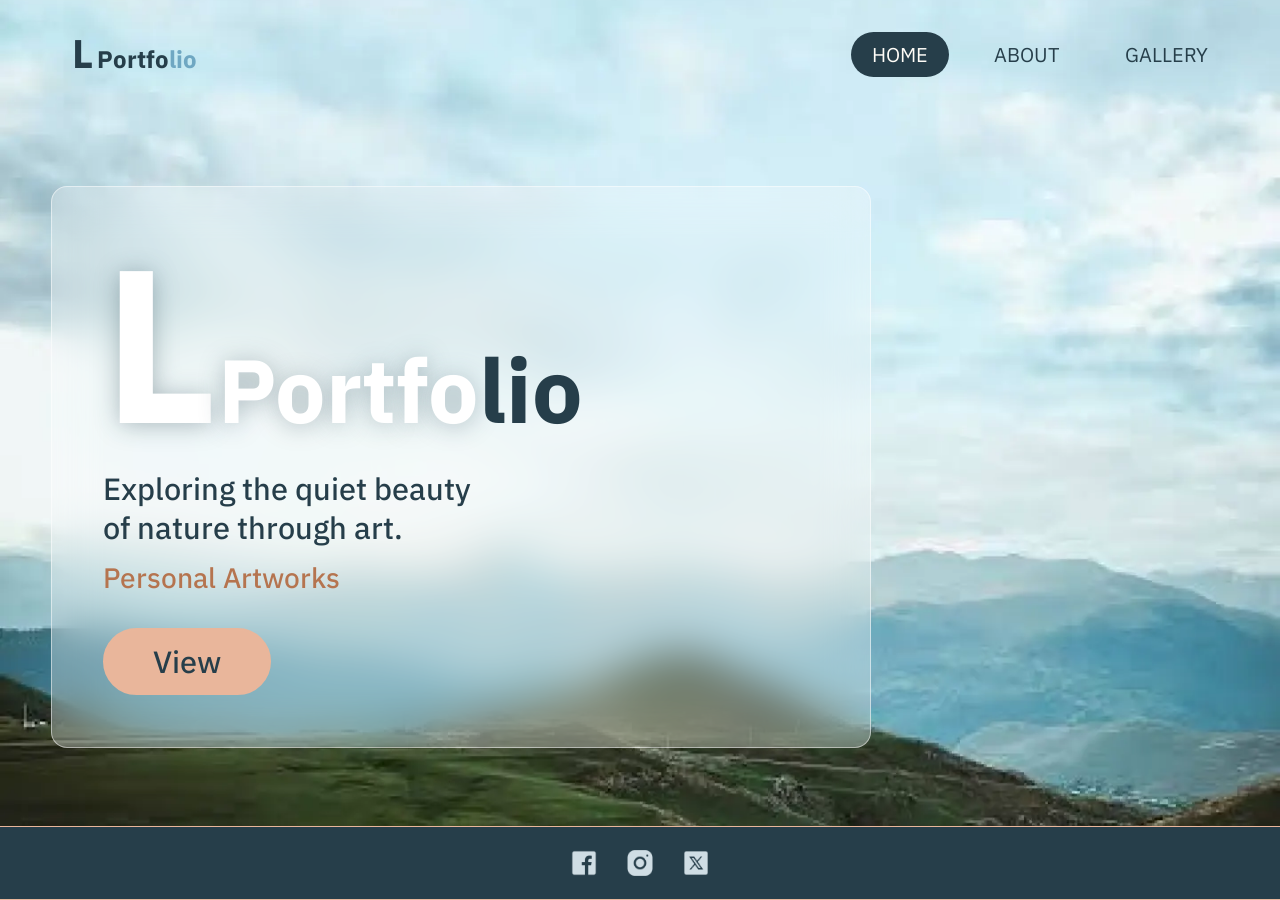
<file: index.html>
<!DOCTYPE html>
<html lang="th">
<head>
<meta charset="UTF-8">
<meta name="viewport" content="width=device-width, initial-scale=1">
<title>L Portfolio — Personal Artworks</title>
<meta name="description" content="Personal artworks portfolio of Aronwin Kunaponthewin (L) — painting student, Chiang Mai University.">
<link rel="icon" href="data:image/svg+xml,%3Csvg xmlns='http://www.w3.org/2000/svg' viewBox='0 0 64 64'%3E%3Crect width='64' height='64' rx='12' fill='%23263e4a'/%3E%3Ctext x='32' y='47' font-size='42' font-weight='700' text-anchor='middle' fill='%23fff' font-family='sans-serif'%3EL%3C/text%3E%3C/svg%3E">
<link rel="preconnect" href="https://fonts.googleapis.com">
<link rel="preconnect" href="https://fonts.gstatic.com" crossorigin>
<link href="https://fonts.googleapis.com/css2?family=Anuphan:wght@400;500;700&display=swap" rel="stylesheet">
<link rel="stylesheet" href="styles.css">
</head>
<body>
<div class="page home">
<header class="nav">
  <a class="logo" href="/" aria-label="L Portfolio"><b>L</b><span>Portfo<em>lio</em></span></a>
  <nav><ul>
    <li><a href="/" aria-current="page">HOME</a></li>
    <li><a href="/about">ABOUT</a></li>
    <li><a href="/gallery">GALLERY</a></li>
  </ul></nav>
</header>
<main class="hero">
  <div class="glass">
    <h1 aria-label="Portfolio"><span class="big">L</span><span class="word">Portfo<i>lio</i></span></h1>
    <p class="tag">Exploring the quiet beauty<br>of nature through art.</p>
    <p class="sub">Personal Artworks</p>
    <a class="btn" href="/gallery">View</a>
  </div>
</main>
</div>
<footer class="footer">
  <a href="#" aria-label="Facebook"><img src="images/facebook.png" alt="Facebook" width="32" height="32"></a>
  <a href="#" aria-label="Instagram"><img src="images/instagram.png" alt="Instagram" width="32" height="32"></a>
  <a href="#" aria-label="X"><img src="images/x.png" alt="X" width="32" height="32"></a>
</footer>
</body></html>
</file>
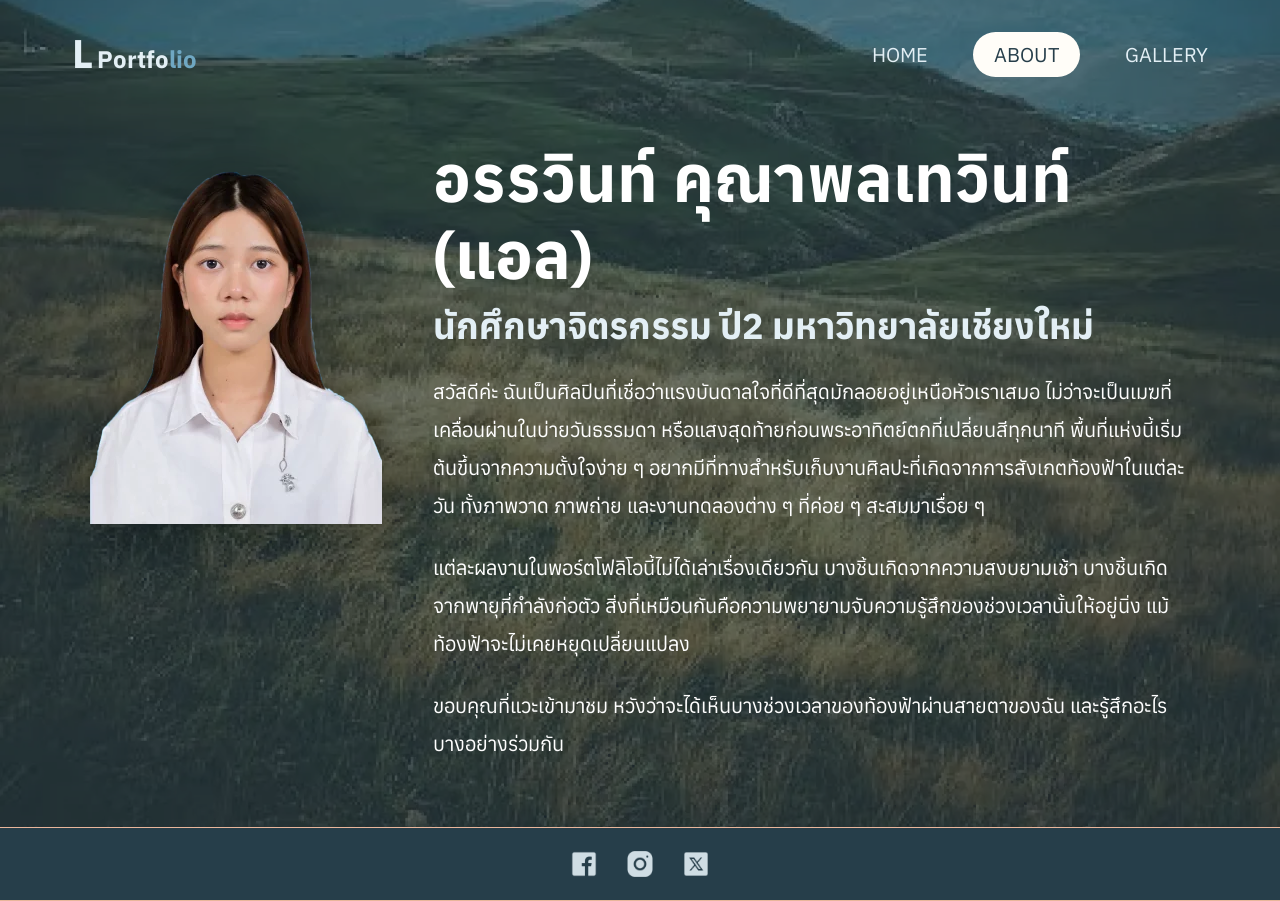
<file: about.html>
<!DOCTYPE html>
<html lang="th">
<head>
<meta charset="UTF-8">
<meta name="viewport" content="width=device-width, initial-scale=1">
<title>About — L Portfolio</title>
<meta name="description" content="Personal artworks portfolio of Aronwin Kunaponthewin (L) — painting student, Chiang Mai University.">
<link rel="icon" href="data:image/svg+xml,%3Csvg xmlns='http://www.w3.org/2000/svg' viewBox='0 0 64 64'%3E%3Crect width='64' height='64' rx='12' fill='%23263e4a'/%3E%3Ctext x='32' y='47' font-size='42' font-weight='700' text-anchor='middle' fill='%23fff' font-family='sans-serif'%3EL%3C/text%3E%3C/svg%3E">
<link rel="preconnect" href="https://fonts.googleapis.com">
<link rel="preconnect" href="https://fonts.gstatic.com" crossorigin>
<link href="https://fonts.googleapis.com/css2?family=Anuphan:wght@400;500;700&display=swap" rel="stylesheet">
<link rel="stylesheet" href="styles.css">
</head>
<body>
<div class="page dark">
<header class="nav">
  <a class="logo" href="/" aria-label="L Portfolio"><b>L</b><span>Portfo<em>lio</em></span></a>
  <nav><ul>
    <li><a href="/">HOME</a></li>
    <li><a href="/about" aria-current="page">ABOUT</a></li>
    <li><a href="/gallery">GALLERY</a></li>
  </ul></nav>
</header>
<main class="about">
  <div class="about-inner">
    <img src="images/portrait.webp" alt="ภาพถ่ายของอรรวินท์ (แอล)" width="292" height="384">
    <div class="about-text">
      <h1>อรรวินท์ คุณาพลเทวินท์ (แอล)</h1>
      <h2>นักศึกษาจิตรกรรม ปี2 มหาวิทยาลัยเชียงใหม่</h2>
      <p>สวัสดีค่ะ ฉันเป็นศิลปินที่เชื่อว่าแรงบันดาลใจที่ดีที่สุดมักลอยอยู่เหนือหัวเราเสมอ ไม่ว่าจะเป็นเมฆที่เคลื่อนผ่านในบ่ายวันธรรมดา หรือแสงสุดท้ายก่อนพระอาทิตย์ตกที่เปลี่ยนสีทุกนาที พื้นที่แห่งนี้เริ่มต้นขึ้นจากความตั้งใจง่าย ๆ อยากมีที่ทางสำหรับเก็บงานศิลปะที่เกิดจากการสังเกตท้องฟ้าในแต่ละวัน ทั้งภาพวาด ภาพถ่าย และงานทดลองต่าง ๆ ที่ค่อย ๆ สะสมมาเรื่อย ๆ</p>
      <p>แต่ละผลงานในพอร์ตโฟลิโอนี้ไม่ได้เล่าเรื่องเดียวกัน บางชิ้นเกิดจากความสงบยามเช้า บางชิ้นเกิดจากพายุที่กำลังก่อตัว สิ่งที่เหมือนกันคือความพยายามจับความรู้สึกของช่วงเวลานั้นให้อยู่นิ่ง แม้ท้องฟ้าจะไม่เคยหยุดเปลี่ยนแปลง</p>
      <p>ขอบคุณที่แวะเข้ามาชม หวังว่าจะได้เห็นบางช่วงเวลาของท้องฟ้าผ่านสายตาของฉัน และรู้สึกอะไรบางอย่างร่วมกัน</p>
    </div>
  </div>
</main>
</div>
<footer class="footer">
  <a href="#" aria-label="Facebook"><img src="images/facebook.png" alt="Facebook" width="32" height="32"></a>
  <a href="#" aria-label="Instagram"><img src="images/instagram.png" alt="Instagram" width="32" height="32"></a>
  <a href="#" aria-label="X"><img src="images/x.png" alt="X" width="32" height="32"></a>
</footer>
</body></html>
</file>
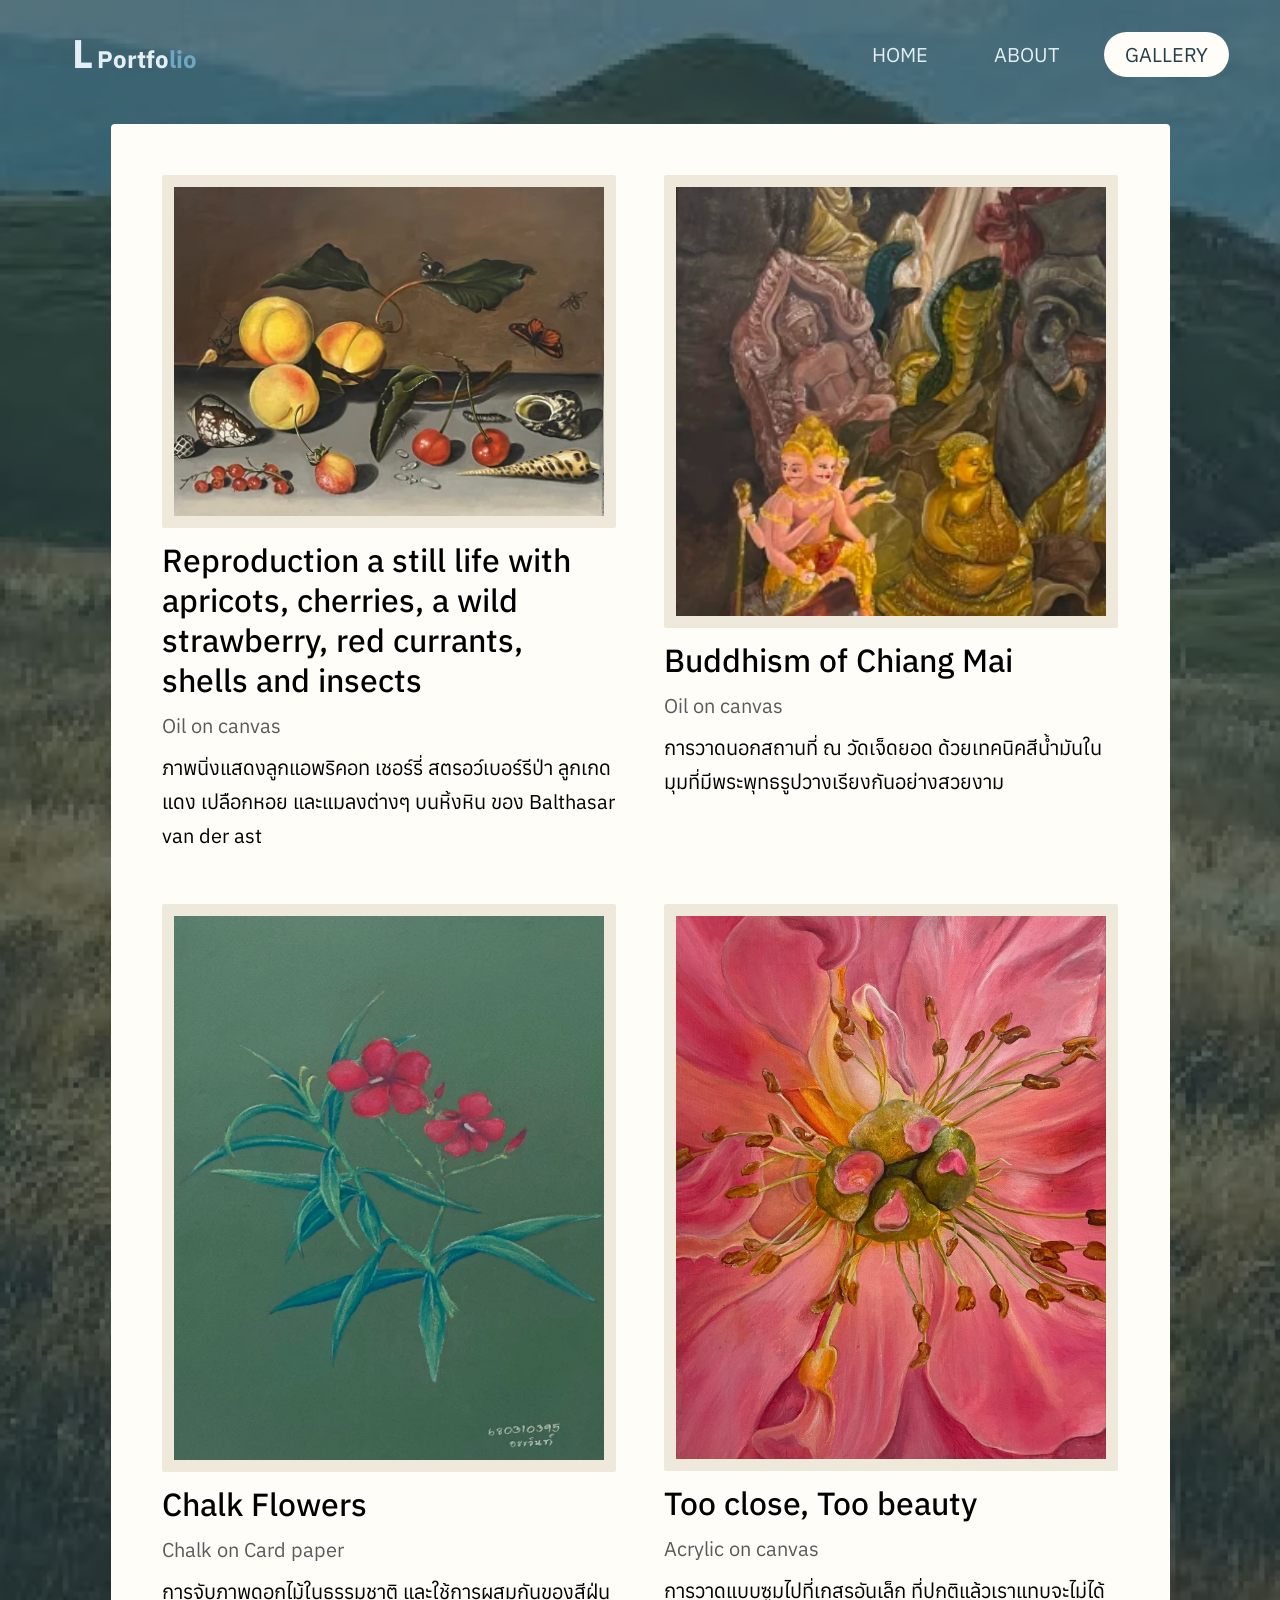
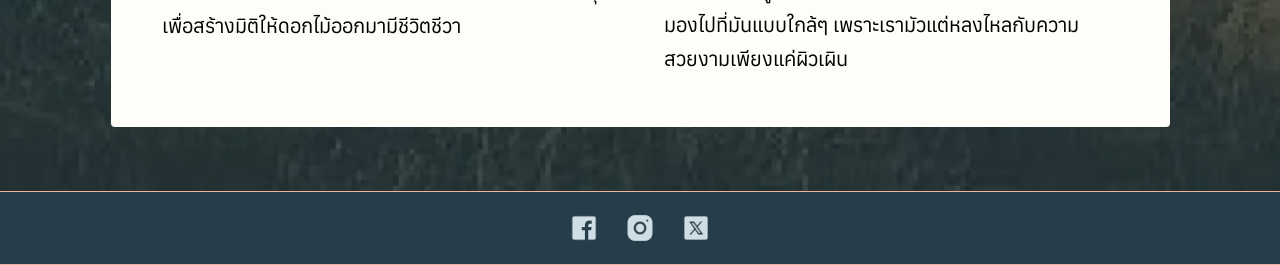
<file: gallery.html>
<!DOCTYPE html>
<html lang="th">
<head>
<meta charset="UTF-8">
<meta name="viewport" content="width=device-width, initial-scale=1">
<title>Gallery — L Portfolio</title>
<meta name="description" content="Personal artworks portfolio of Aronwin Kunaponthewin (L) — painting student, Chiang Mai University.">
<link rel="icon" href="data:image/svg+xml,%3Csvg xmlns='http://www.w3.org/2000/svg' viewBox='0 0 64 64'%3E%3Crect width='64' height='64' rx='12' fill='%23263e4a'/%3E%3Ctext x='32' y='47' font-size='42' font-weight='700' text-anchor='middle' fill='%23fff' font-family='sans-serif'%3EL%3C/text%3E%3C/svg%3E">
<link rel="preconnect" href="https://fonts.googleapis.com">
<link rel="preconnect" href="https://fonts.gstatic.com" crossorigin>
<link href="https://fonts.googleapis.com/css2?family=Anuphan:wght@400;500;700&display=swap" rel="stylesheet">
<link rel="stylesheet" href="styles.css">
</head>
<body>
<div class="page dark">
<header class="nav">
  <a class="logo" href="/" aria-label="L Portfolio"><b>L</b><span>Portfo<em>lio</em></span></a>
  <nav><ul>
    <li><a href="/">HOME</a></li>
    <li><a href="/about">ABOUT</a></li>
    <li><a href="/gallery" aria-current="page">GALLERY</a></li>
  </ul></nav>
</header>
<main class="gallery-wrap">
  <div class="sheet">
    <article class="work">
      <div class="ph"><img src="images/still-life.webp" alt="Reproduction of a still life with apricots, cherries, a wild strawberry, red currants, shells and insects" width="437" height="334"></div>
      <h2>Reproduction a still life with apricots, cherries, a wild strawberry, red currants, shells and insects</h2>
      <p class="medium">Oil on canvas</p>
      <p class="desc">ภาพนิ่งแสดงลูกแอพริคอท เชอร์รี่ สตรอว์เบอร์รีป่า ลูกเกดแดง เปลือกหอย และแมลงต่างๆ บนหิ้งหิน ของ Balthasar van der ast</p>
    </article>
    <article class="work">
      <div class="ph"><img src="images/buddhism-chiang-mai.webp" alt="Painting of Buddha statues arranged at Wat Chet Yot, Chiang Mai" width="266" height="265"></div>
      <h2>Buddhism of Chiang Mai</h2>
      <p class="medium">Oil on canvas</p>
      <p class="desc">การวาดนอกสถานที่ ณ วัดเจ็ดยอด ด้วยเทคนิคสีน้ำมันในมุมที่มีพระพุทธรูปวางเรียงกันอย่างสวยงาม</p>
    </article>
    <article class="work">
      <div class="ph"><img src="images/chalk-flowers.webp" alt="Chalk Flowers — red flowers and green leaves drawn in chalk on dark green card paper" width="544" height="687" loading="lazy"></div>
      <h2>Chalk Flowers</h2>
      <p class="medium">Chalk on Card paper</p>
      <p class="desc">การจับภาพดอกไม้ในธรรมชาติ และใช้การผสมกันของสีฝุ่นเพื่อสร้างมิติให้ดอกไม้ออกมามีชีวิตชีวา</p>
    </article>
    <article class="work">
      <div class="ph"><img src="images/too-close.webp" alt="Too close, Too beauty — close-up of a pink flower center with stamens, acrylic on canvas" width="626" height="790" loading="lazy"></div>
      <h2>Too close, Too beauty</h2>
      <p class="medium">Acrylic on canvas</p>
      <p class="desc">การวาดแบบซูมไปที่เกสรอันเล็ก ที่ปกติแล้วเราแทบจะไม่ได้มองไปที่มันแบบใกล้ๆ เพราะเรามัวแต่หลงไหลกับความสวยงามเพียงแค่ผิวเผิน</p>
    </article>
  </div>
</main>
</div>
<footer class="footer">
  <a href="#" aria-label="Facebook"><img src="images/facebook.png" alt="Facebook" width="32" height="32"></a>
  <a href="#" aria-label="Instagram"><img src="images/instagram.png" alt="Instagram" width="32" height="32"></a>
  <a href="#" aria-label="X"><img src="images/x.png" alt="X" width="32" height="32"></a>
</footer>
</body></html>
</file>
<file: styles.css>
:root{
  --navy:#263e4a; --cream:#fffdf8; --peach:#e9b69b; --pale:#e3eff5; --teal:#6fa7c2;
  --font:'Anuphan',system-ui,-apple-system,'Segoe UI',sans-serif;
}
*{margin:0;padding:0;box-sizing:border-box}
html{scroll-behavior:smooth}
body{font-family:var(--font);color:var(--navy);background:var(--navy);min-height:100vh;display:flex;flex-direction:column;overflow-x:hidden}
img{max-width:100%;height:auto;display:block}
a{color:inherit;text-decoration:none}

/* ---------- page backdrop ---------- */
.page{position:relative;flex:1;display:flex;flex-direction:column;isolation:isolate}
.page::before{content:"";position:absolute;inset:0;z-index:-2;background:var(--bg) center/cover no-repeat}
.page.dark::after{content:"";position:absolute;inset:0;z-index:-1;background:rgba(38,62,74,.6)}
.page.home{--bg:url(images/bg-home.webp)}
.page.dark{--bg:url(images/bg-dark.webp)}

/* ---------- nav ---------- */
.nav{display:flex;align-items:center;justify-content:space-between;gap:16px;flex-wrap:wrap;padding:24px clamp(16px,4vw,64px)}
.logo{display:flex;align-items:baseline;font-weight:700;color:#fff}
.logo b{font-size:40px;line-height:1;margin-right:4px}
.logo span{font-size:24px}
.logo em{font-style:normal;color:var(--teal)}
.nav ul{display:flex;gap:clamp(8px,2vw,24px);list-style:none}
.nav a{display:block;padding:8px 20px;font-size:20px;color:var(--pale);border:1px solid transparent;border-radius:999px;transition:.2s}
.nav a:hover{border-color:var(--pale)}
.nav a[aria-current="page"]{background:var(--cream);color:var(--navy)}
.home .nav a{color:var(--navy)}
.home .nav a:hover{border-color:var(--navy)}
.home .nav a[aria-current="page"]{background:var(--navy);color:var(--cream)}
.home .logo{color:var(--navy)}
.home .logo em{color:var(--teal)}

/* ---------- home ---------- */
.hero{flex:1;display:flex;align-items:center;padding:clamp(24px,6vw,96px) clamp(16px,4vw,64px)}
.glass{width:min(100%,820px);padding:clamp(24px,4vw,56px);border-radius:16px;background:rgba(255,255,255,.28);backdrop-filter:blur(22px);-webkit-backdrop-filter:blur(22px);border:1px solid rgba(255,255,255,.5)}
.hero h1{display:flex;align-items:baseline;flex-wrap:nowrap;font-weight:700;line-height:.95;color:#fff;text-shadow:0 2px 24px rgba(38,62,74,.35)}
.hero h1 .big{font-size:clamp(100px,17vw,240px)}
.hero h1 .word{font-size:clamp(40px,7vw,100px)}
.hero h1 .word i{font-style:normal;color:var(--navy);text-shadow:none}
.hero p.tag{margin-top:24px;font-size:clamp(20px,2.4vw,32px);font-weight:500;color:var(--navy)}
.hero p.sub{margin-top:12px;font-size:clamp(18px,2.2vw,32px);font-weight:500;color:#b5744f}
.btn{display:inline-block;margin-top:32px;padding:12px 48px;font-size:clamp(20px,2.4vw,32px);font-weight:500;color:var(--navy);background:var(--peach);border:2px solid var(--peach);border-radius:999px;transition:.2s}
.btn:hover{background:transparent;color:var(--navy);border-color:var(--navy)}

/* ---------- gallery ---------- */
.gallery-wrap{flex:1;padding:16px clamp(16px,4vw,64px) 64px;display:flex;justify-content:center}
.sheet{width:min(100%,1059px);background:var(--cream);color:#000;border-radius:4px;padding:clamp(20px,4vw,56px);display:grid;grid-template-columns:repeat(2,1fr);gap:clamp(28px,4vw,56px) clamp(20px,4vw,48px)}
.work{display:flex;flex-direction:column;gap:12px}
.work .ph{aspect-ratio:4/3;background:#efe9dc;border-radius:2px;overflow:hidden;display:block;color:#a89f8b;font-size:16px;text-align:center;padding:12px}
.work .ph:has(img){aspect-ratio:auto}
.work .ph:not(:has(img)){display:grid;place-items:center}
.work .ph img{width:100%;height:auto}
.work h2{font-size:clamp(22px,2.6vw,32px);font-weight:500;line-height:1.25}
.work .medium{font-size:20px;color:#5a5a5a}
.work p.desc{font-size:20px;line-height:1.7;white-space:pre-line}

/* ---------- about ---------- */
.about{flex:1;display:flex;align-items:center;justify-content:center;padding:32px clamp(16px,4vw,64px) 64px}
.about-inner{width:min(100%,1100px);display:grid;grid-template-columns:292px 1fr;gap:clamp(24px,4vw,56px);align-items:start;color:#fff}
.about-inner img{filter:drop-shadow(0 12px 28px rgba(0,0,0,.35))}
.about h1{font-size:clamp(32px,5vw,64px);font-weight:700;line-height:1.2}
.about h2{margin-top:8px;font-size:clamp(20px,2.8vw,36px);font-weight:700;color:var(--pale)}
.about p{margin-top:24px;font-size:20px;line-height:1.9}

/* ---------- footer ---------- */
.footer{display:flex;justify-content:center;align-items:center;gap:24px;padding:20px;border-top:1px solid var(--peach);border-bottom:1px solid var(--peach);background:rgba(38,62,74,.92)}
.footer a{opacity:.9;transition:.2s}
.footer a:hover{opacity:1;transform:translateY(-2px)}
.footer img{width:32px;height:32px}

/* ---------- responsive ---------- */
@media (max-width:768px){
  .nav{justify-content:center}
  .nav a{font-size:17px;padding:6px 14px}
  .sheet{grid-template-columns:1fr}
  .about-inner{grid-template-columns:1fr;justify-items:center}
  .about-inner img{width:min(100%,292px)}
  .about-text{text-align:left}
  .work p.desc,.about p{font-size:18px}
}
</file>
